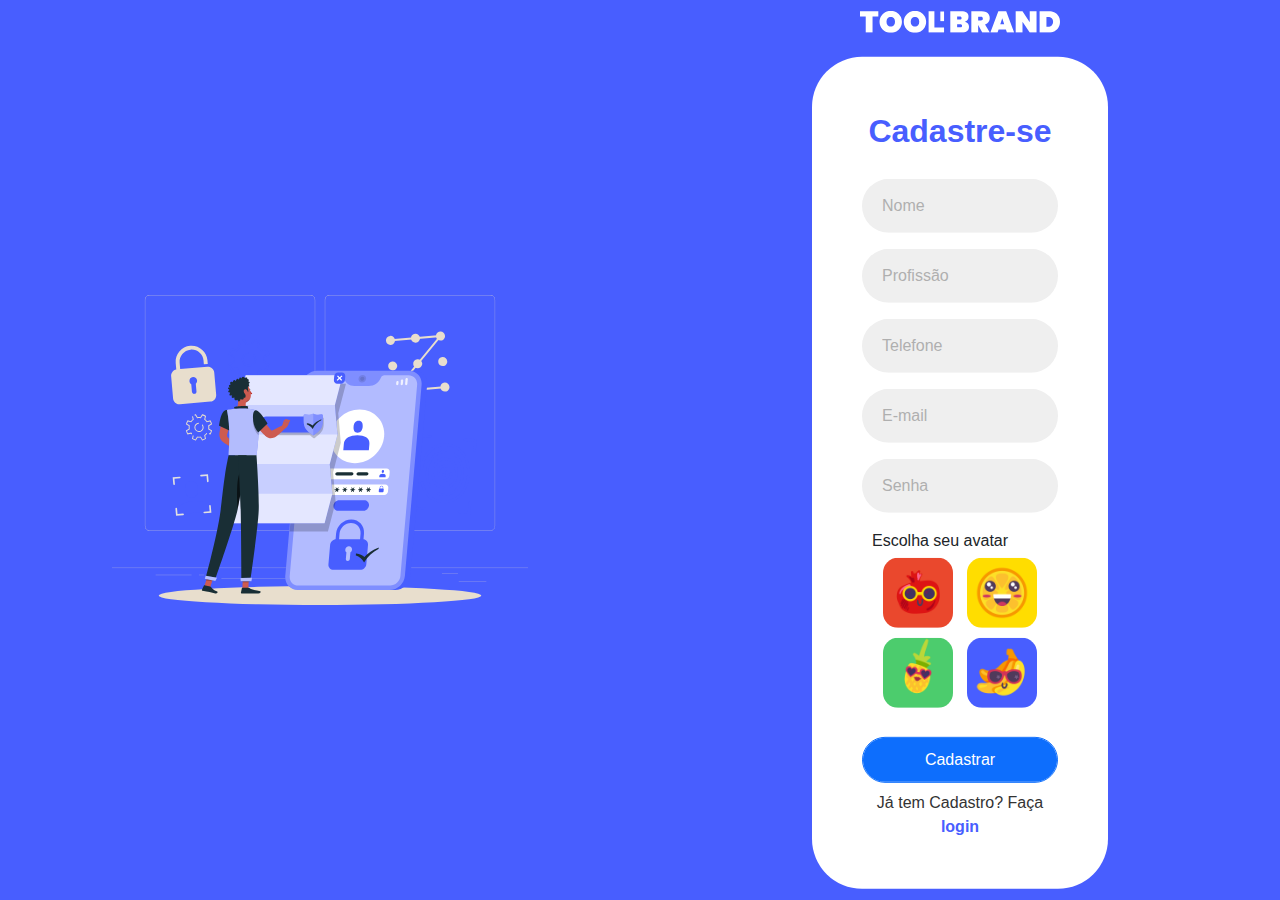
<file: pages/cadastro.html>
<!doctype html>
<html lang="pt-br">

<head>
	<meta charset="utf-8">
	<meta name="viewport" content="width=device-width, initial-scale=1">
	<title>toolbrand - Cadastro</title>
	<link rel="stylesheet" type="text/css" href="../style.css">
	<link href="https://cdn.jsdelivr.net/npm/bootstrap@5.3.3/dist/css/bootstrap.min.css" rel="stylesheet"
		integrity="sha384-QWTKZyjpPEjISv5WaRU9OFeRpok6YctnYmDr5pNlyT2bRjXh0JMhjY6hW+ALEwIH" crossorigin="anonymous">
</head>

<body>
	<div class="container-flex text-center">
		<div class="telabase row align-items-start h-100">

			<div class="col h-100 leftside">
				<div class=" row align-items-center min-vh-100">
					<div class="col">
						<img src="/images/login.svg" alt="">
					</div>
				</div>
			</div>

			

			<div class="telalogin col h-100">
				
				
				<div class="position-relative  row align-items-center text-light min-vh-100">
					
					<div class=" col-md-6 position-absolute top-50 start-50 translate-middle ">
						<img class="logo mb-4" src="../images/toolbrand.svg">

						<form class="telaform">

							<div class="row mb-2">
								<div class="col">
									<!-- Cadastrar -->
									<p><a class="cadastro prelink titulo">Cadastre-se</a></p>
								</div>
							</div>

							<!-- Nome -->
							<div data-mdb-input-init class="mb-3">
								<input placeholder="Nome" type="text" id="form2Example1"
									class="textoform form-control " />
							</div>

							<!-- Profissão  -->
							<div data-mdb-input-init class="mb-3">
								<input placeholder="Profissão" type="text" id="form2Example1"
									class="textoform form-control " />
							</div>

							<!-- Telefone -->
							<div data-mdb-input-init class="mb-3">
								<input placeholder="Telefone" type="tel" id="form2Example1"
									class="textoform form-control " />
							</div>


							<!-- Email -->
							<div data-mdb-input-init class="mb-3">
								<input placeholder="E-mail" type="email" id="form2Example1"
									class="textoform form-control " />
							</div>

							<!-- Senha -->
							<div data-mdb-input-init class="mb-3">
								<input placeholder="Senha" type="password" id="form2Example2"
									class="textoform form-control " />
							</div>

							<p class="sessaoavatar text-dark">Escolha seu avatar</p>
							<div class="avatarbox mb-4">
								<input class="" type="radio" name="flexRadioDefault" id="avatar1">
								<label for="avatar1" class=" avatarssection text-dark"><img
										src="../images/Avatars/avatars_1.png"></label>

								<input class="" type="radio" name="flexRadioDefault" id="avatar2">
								<label for="avatar2" class=" avatarssection text-dark"><img
										src="../images/Avatars/avatars_2.png"></label>

								<input class="" type="radio" name="flexRadioDefault" id="avatar3">
								<label for="avatar3" class=" avatarssection text-dark"><img
										src="../images/Avatars/avatars_3.png"></label>

								<input class="" type="radio" name="flexRadioDefault" id="avatar4">
								<label for="avatar4" class=" avatarssection text-dark"><img
										src="../images/Avatars/avatars_4.png"></label>
							</div>

							<!-- Botão de login -->
							<button type="button" data-mdb-button-init data-mdb-ripple-init
								class="btn botaolog btn-primary btn-block form-control mb-2">
								Cadastrar
							</button>

							<div class="row ">
								<div class="col">
									<!-- Cadastrar -->
									<a class="cadastro prelink">Já tem Cadastro? Faça <a href="login.html"
											class="cadastro">login</a>
									</a>
								</div>
							</div>

						</form>
					</div>
				</div>
			</div>
		</div>
	</div>



	</div>
	<script src="https://cdn.jsdelivr.net/npm/bootstrap@5.3.3/dist/js/bootstrap.bundle.min.js"
		integrity="sha384-YvpcrYf0tY3lHB60NNkmXc5s9fDVZLESaAA55NDzOxhy9GkcIdslK1eN7N6jIeHz"
		crossorigin="anonymous"></script>
</body>

</html>
</file>
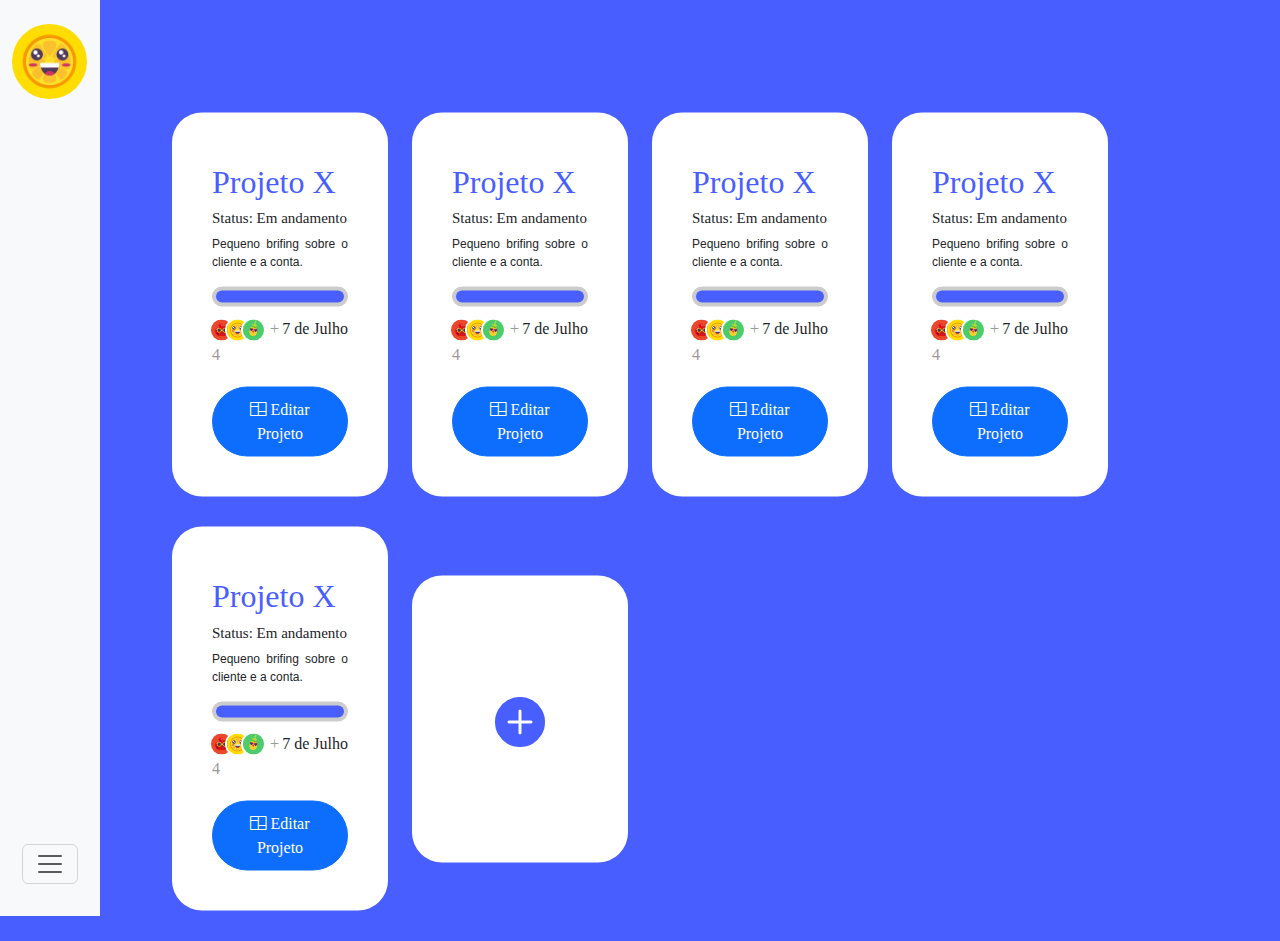
<file: pages/dashboard.html>
<!doctype html>
<html lang="pt-br">

<head>
	<meta charset="utf-8">
	<meta name="viewport" content="width=device-width, initial-scale=1">
	<title>toolbrand - Dashboard</title>
	<link rel="stylesheet" href="https://cdn.jsdelivr.net/npm/bootstrap-icons@1.11.3/font/bootstrap-icons.min.css">
	<link rel="stylesheet" type="text/css" href="../style.css">
	<link href="https://cdn.jsdelivr.net/npm/bootstrap@5.3.3/dist/css/bootstrap.min.css" rel="stylesheet"
		integrity="sha384-QWTKZyjpPEjISv5WaRU9OFeRpok6YctnYmDr5pNlyT2bRjXh0JMhjY6hW+ALEwIH" crossorigin="anonymous">
</head>

<body>

	<div class="cadastrarprojeto modal fade" id="exampleModal" tabindex="-1" aria-labelledby="exampleModalLabel" aria-hidden="true">
		<div class="modal-dialog">
			<div class="modal-content">
				<div class="modal-header">
					<h1 class="modal-title fs-5" id="exampleModalLabel">Cadastrar Projeto</h1>
					<button type="button" class="btn-close" data-bs-dismiss="modal" aria-label="Close"></button>
				</div>
				<div class="modal-body">
					<form>
						<div class="mb-3">
							<input type="email" placeholder="E-mail do Cliente Responsável" class="form-control" id="marcanome">
						</div>
						<div class="mb-3">
							<input type="text" placeholder="Nome da Marca" class="form-control" id="marcanome">
						</div>
						<div class="mb-3">
							<input type="date" placeholder="Previsão de início" class="form-control" id="marcanome">
						</div>
						<div class="mb-3">
							<input type="date" placeholder="Previsão de Entrega" class="form-control" id="marcanome">
						</div>
						<div class="mb-3">
							<input type="textarea" placeholder="Descrição do projeto" class="form-control" id="marcanome">
						</div>
					</form>
				</div>
				<div class="modal-footer">
					<button type="button" class="btn btn-secondary" data-bs-dismiss="modal">Cancelar</button>
					<button type="button" class="btn btn-primary">Cadastrar</button>
				</div>
			</div>
		</div>
	</div>


	<div class="container-fluid h-100 text-center">
		<div class="row min-vh-100 h-100 align-items-center">
			<div class="sidebar col-1">
				<nav class="navbar col mw-2 bg-body-tertiary fixed-top">
					<div class="container-fluid min-vh-100">
						<div class="avatarheader mb-auto mt-3">
							<img src="../images/Avatars/avatars_2.png">
						</div>

						<button class="navbar-toggler mb-4" type="button" data-bs-toggle="offcanvas"
							data-bs-target="#offcanvasNavbar" aria-controls="offcanvasNavbar"
							aria-label="Toggle navigation">
							<span class="navbar-toggler-icon"></span>
						</button>

						<div class="offcanvas offcanvas-start" tabindex="-1" id="offcanvasNavbar"
							aria-labelledby="offcanvasNavbarLabel">
							<button type="button" class="btn-close text-reset ms-auto p-2" data-bs-dismiss="offcanvas"
								aria-label="Close"></button>
							<div class="offcanvas-header">
								<div class="perfilmenu">
									<div class="avatarmenu mb-auto mt-3">
										<img src="../images/Avatars/avatars_2.png">
									</div>
									<h4 class="offcanvas-title d-none d-sm-block" id="offcanvas">Fulano de tal</h4>
									<h5 class="d-none d-sm-block" id="offcanvas">Profissão</h5>
								</div>
							</div>

							<div class="offcanvas-body">
								<ul class="nav nav-pills flex-column mb-sm-auto mb-0 align-items-start" id="menu">
									<li class="nav-item">
										<a href="#" class="nav-link text-truncate">
											<i class="bi bi-person-circle"></i><span
												class="ms-1 d-none d-sm-inline">Editar
												Perfil</span>
										</a>
									</li>
									<li>
										<a href="#submenu1" data-bs-toggle="collapse" class="nav-link text-truncate">
											<i class="bi bi-columns"></i><span
												class="ms-1 d-none d-sm-inline">Projetos</span>
										</a>
									</li>
									<li>
										<a href="#" class="nav-link text-truncate">
											<i class="bi bi-list-task"></i><span
												class="ms-1 d-none d-sm-inline">Tarefas</span></a>
									</li>
									<li>
										<a href="#" class="nav-link text-truncate">
											<i class="bi bi-calendar-heart"></i><span
												class="ms-1 d-none d-sm-inline">Calendário</span></a>
									</li>
									<li>
										<a href="#" class="nav-link text-truncate">
											<i class="bi bi-gear"></i><span
												class="ms-1 d-none d-sm-inline">Configurações</span>
										</a>
									</li>
								</ul>

							</div>
							<div class="offcanvasfooter align-items-center">
								<img class="w-50 p-4" src="../images/toolbrand_blue.svg">
								<p>ToolBrand 2024 © Todos os Direitos Reservados</p>
							</div>
						</div>
					</div>
				</nav>
			</div>


			<div class="dashboard h-100 col-11">
				<div class="boxcontainer  h-75 w-75 position-absolute top-50 start-50 translate-middle ">
					<div class="container h-100 text-center">
						<div class="row h-100 align-items-center " style="display:flex">

							<div class="caixaprojeto col-3">
								<div class="dashbox">
									<div class="projetoescopo">
										<div class=" col position-relative">

											<div class="projetoheader">
												<h2>Projeto X</h2>
												<h5>Status: <span>Em andamento </span></h5>
											</div>
											<div class="projetobody">
												<p>Pequeno brifing sobre o cliente e a conta.
												</p>
											</div>
											<div class="progresso">
												<div class="inside"></div>
											</div>
											<div class="projetorodape container-fluid">
												<div class="row">
													<div class="col-6 align-items-start">
														<div class="equipe projetocolaboradores">
															<a href="#">
																<img src="/images/Avatars/avatars_1.png">
																<img src="/images/Avatars/avatars_2.png">
																<img src="/images/Avatars/avatars_3.png">
																<span> + 4</span>
															</a>
														</div>
													</div>
													<div class="col-6 align-items-end alinhardireita">7 de Julho</div>
												</div>
											</div>
											<button class="clearfix btn-primary btn">
												<i class="bi bi-columns"></i> Editar Projeto
											</button>
										</div>
									</div>

								</div>
							</div>



							<div class="caixaprojeto col-3">
								<div class="dashbox">
									<div class="projetoescopo">
										<div class=" col position-relative">

											<div class="projetoheader">
												<h2>Projeto X</h2>
												<h5>Status: <span>Em andamento </span></h5>
											</div>
											<div class="projetobody">
												<p>Pequeno brifing sobre o cliente e a conta.
												</p>
											</div>
											<div class="progresso">
												<div class="inside"></div>
											</div>
											<div class="projetorodape container-fluid">
												<div class="row">
													<div class="col-6 align-items-start">
														<div class="equipe projetocolaboradores">
															<a href="#">
																<img src="/images/Avatars/avatars_1.png">
																<img src="/images/Avatars/avatars_2.png">
																<img src="/images/Avatars/avatars_3.png">
																<span> + 4</span>
															</a>
														</div>
													</div>
													<div class="col-6 align-items-end alinhardireita">7 de Julho</div>
												</div>
											</div>
											<button class="clearfix btn-primary btn">
												<i class="bi bi-columns"></i> Editar Projeto
											</button>
										</div>
									</div>

								</div>
							</div>



							<div class="caixaprojeto col-3">
								<div class="dashbox">
									<div class="projetoescopo">
										<div class=" col position-relative">

											<div class="projetoheader">
												<h2>Projeto X</h2>
												<h5>Status: <span>Em andamento </span></h5>
											</div>
											<div class="projetobody">
												<p>Pequeno brifing sobre o cliente e a conta.
												</p>
											</div>
											<div class="progresso">
												<div class="inside"></div>
											</div>
											<div class="projetorodape container-fluid">
												<div class="row">
													<div class="col-6 align-items-start">
														<div class="equipe projetocolaboradores">
															<a href="#">
																<img src="/images/Avatars/avatars_1.png">
																<img src="/images/Avatars/avatars_2.png">
																<img src="/images/Avatars/avatars_3.png">
																<span> + 4</span>
															</a>
														</div>
													</div>
													<div class="col-6 align-items-end alinhardireita">7 de Julho</div>
												</div>
											</div>
											<button class="clearfix btn-primary btn">
												<i class="bi bi-columns"></i> Editar Projeto
											</button>
										</div>
									</div>

								</div>
							</div>



							<div class="caixaprojeto col-3">
								<div class="dashbox">
									<div class="projetoescopo">
										<div class=" col position-relative">

											<div class="projetoheader">
												<h2>Projeto X</h2>
												<h5>Status: <span>Em andamento </span></h5>
											</div>
											<div class="projetobody">
												<p>Pequeno brifing sobre o cliente e a conta.
												</p>
											</div>
											<div class="progresso">
												<div class="inside"></div>
											</div>
											<div class="projetorodape container-fluid">
												<div class="row">
													<div class="col-6 align-items-start">
														<div class="equipe projetocolaboradores">
															<a href="#">
																<img src="/images/Avatars/avatars_1.png">
																<img src="/images/Avatars/avatars_2.png">
																<img src="/images/Avatars/avatars_3.png">
																<span> + 4</span>
															</a>
														</div>
													</div>
													<div class="col-6 align-items-end alinhardireita">7 de Julho</div>
												</div>
											</div>
											<button class="clearfix btn-primary btn">
												<i class="bi bi-columns"></i> Editar Projeto
											</button>
										</div>
									</div>

								</div>
							</div>



							<div class="caixaprojeto col-3">
								<div class="dashbox">
									<div class="projetoescopo">
										<div class=" col position-relative">

											<div class="projetoheader">
												<h2>Projeto X</h2>
												<h5>Status: <span>Em andamento </span></h5>
											</div>
											<div class="projetobody">
												<p>Pequeno brifing sobre o cliente e a conta.
												</p>
											</div>
											<div class="progresso">
												<div class="inside"></div>
											</div>
											<div class="projetorodape container-fluid">
												<div class="row">
													<div class="col-6 align-items-start">
														<div class="equipe projetocolaboradores">
															<a href="#">
																<img src="/images/Avatars/avatars_1.png">
																<img src="/images/Avatars/avatars_2.png">
																<img src="/images/Avatars/avatars_3.png">
																<span> + 4</span>
															</a>
														</div>
													</div>
													<div class="col-6 align-items-end alinhardireita">7 de Julho</div>
												</div>
											</div>
											<button class="clearfix btn-primary btn">
												<i class="bi bi-columns"></i> Editar Projeto
											</button>
										</div>
									</div>

								</div>
							</div>

							<div class="caixaprojeto col-3">
								<div class="dashbox">
									<div class="projetoescopo">
										<div class="projetovazio">
											<button type="button" class="btn " data-bs-toggle="modal"
												data-bs-target="#exampleModal" data-bs-whatever="@getbootstrap"><i class="bi bi-plus-circle-fill"></i></button>
										</div>
									</div>
								</div>
							</div>
						</div>
					</div>
				</div>
			</div>
		</div>
	</div>

	<script src="https://cdn.jsdelivr.net/npm/bootstrap@5.3.3/dist/js/bootstrap.bundle.min.js"
		integrity="sha384-YvpcrYf0tY3lHB60NNkmXc5s9fDVZLESaAA55NDzOxhy9GkcIdslK1eN7N6jIeHz"
		crossorigin="anonymous"></script>
</body>

</html>
</file>
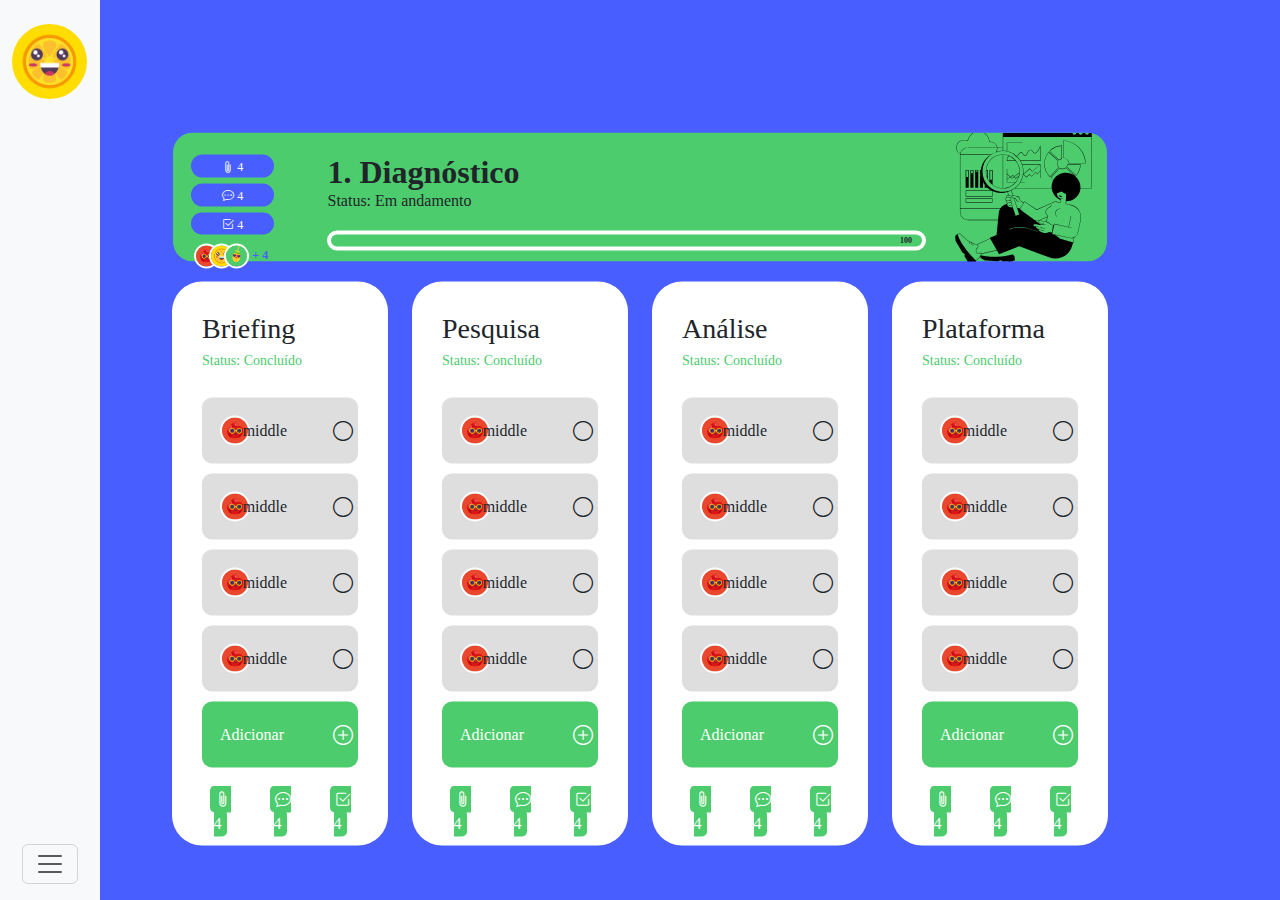
<file: pages/fase.html>
<!doctype html>
<html lang="pt-br">

<head>
	<meta charset="utf-8">
	<meta name="viewport" content="width=device-width, initial-scale=1">
	<title>toolbrand - Projeto tal</title>
	<link rel="stylesheet" href="https://cdn.jsdelivr.net/npm/bootstrap-icons@1.11.3/font/bootstrap-icons.min.css">
	<link rel="stylesheet" type="text/css" href="../style.css">
	<link href="https://cdn.jsdelivr.net/npm/bootstrap@5.3.3/dist/css/bootstrap.min.css" rel="stylesheet"
		integrity="sha384-QWTKZyjpPEjISv5WaRU9OFeRpok6YctnYmDr5pNlyT2bRjXh0JMhjY6hW+ALEwIH" crossorigin="anonymous">
</head>

<body>
	<div class="container-fluid h-100 text-center">
		<div class="row min-vh-100 h-100 align-items-center">
			<div class="sidebar col-1">
				<nav class="navbar col mw-2 bg-body-tertiary fixed-top">
					<div class="container-fluid min-vh-100">
						<div class="avatarheader mb-auto mt-3">
							<img src="../images/Avatars/avatars_2.png">
						</div>

						<button class="navbar-toggler mb-4" type="button" data-bs-toggle="offcanvas"
							data-bs-target="#offcanvasNavbar" aria-controls="offcanvasNavbar"
							aria-label="Toggle navigation">
							<span class="navbar-toggler-icon"></span>
						</button>

						<div class="offcanvas offcanvas-start" tabindex="-1" id="offcanvasNavbar"
							aria-labelledby="offcanvasNavbarLabel">
							<button type="button" class="btn-close text-reset ms-auto p-2" data-bs-dismiss="offcanvas"
								aria-label="Close"></button>
							<div class="offcanvas-header">
								<div class="perfilmenu">
									<div class="avatarmenu mb-auto mt-3">
										<img src="../images/Avatars/avatars_2.png">
									</div>
									<h4 class="offcanvas-title d-none d-sm-block" id="offcanvas">Fulano de tal</h4>
									<h5 class="d-none d-sm-block" id="offcanvas">Profissão</h5>
								</div>
							</div>

							<div class="offcanvas-body">
								<ul class="nav nav-pills flex-column mb-sm-auto mb-0 align-items-start" id="menu">
									<li class="nav-item">
										<a href="#" class="nav-link text-truncate">
											<i class="bi bi-person-circle"></i><span
												class="ms-1 d-none d-sm-inline">Editar
												Perfil</span>
										</a>
									</li>
									<li>
										<a href="#submenu1" data-bs-toggle="collapse" class="nav-link text-truncate">
											<i class="bi bi-columns"></i><span
												class="ms-1 d-none d-sm-inline">Projetos</span>
										</a>
									</li>
									<li>
										<a href="#" class="nav-link text-truncate">
											<i class="bi bi-list-task"></i><span
												class="ms-1 d-none d-sm-inline">Tarefas</span></a>
									</li>
									<li>
										<a href="#" class="nav-link text-truncate">
											<i class="bi bi-calendar-heart"></i><span
												class="ms-1 d-none d-sm-inline">Calendário</span></a>
									</li>
									<li>
										<a href="#" class="nav-link text-truncate">
											<i class="bi bi-gear"></i><span
												class="ms-1 d-none d-sm-inline">Configurações</span>
										</a>
									</li>
								</ul>

							</div>
							<div class="offcanvasfooter align-items-center">
								<img class="w-50 p-4" src="../images/toolbrand_blue.svg">
								<p>ToolBrand 2024 © Todos os Direitos Reservados</p>
							</div>
						</div>
					</div>
				</nav>
			</div>


			<div class="dashboard h-100 col-11">
				<div class="boxcontainer  h-75 w-75 position-absolute top-50 start-50 translate-middle ">
					<div class="container h-100 text-center">
						<div class="row h-100 align-items-center">

							<div class="fase faseheader h-25">
								<div class="row h-100 concluido " id="diagnostico">
									<div class="col-1 projetoinfo">
										<div class="anexos row h-25">
											<a href="#"><i class="bi bi-paperclip"></i><span> 4</span></a>
										</div>
										<div class="comentario row h-25">
											<a href="#"><i class="bi bi-chat-dots"></i><span> 4</span></a>
										</div>
										<div class="fases row h-25">
											<a href="#"><i class="bi bi-check2-square"></i> <span>4</span></a>
										</div>
										<div class="equipe projetocolaboradores row h-25">
											<a href="#">
												<img src="/images/Avatars/avatars_1.png">
												<img src="/images/Avatars/avatars_2.png">
												<img src="/images/Avatars/avatars_3.png">
												<span> + 4</span>
											</a>
										</div>
									</div>
									<div class="col-9 cabecarioprojeto">
										<h2>1. Diagnóstico</h2>
										<h5>Status: <span>Em andamento </span></h5>
										<div class="progresso">
											<div class="inside">100</div>
										</div>
									</div>
									<div class="col-2">

									</div>
								</div>
							</div>
							<div class="etapas h-75">
								<div class="row h-100 concluido " id="diagnostico">
									<div class="col-3 etapadoprojeto">
										<div class="dashbox">
											<div class="etapaheader">
												<h3>Briefing</h1>
													<h5>Status: <span>Concluído</span></h5>
											</div>


											<div class="tarefario">
												<div class="cartao">
													<div class="row ">
														<div class="d-flex align-items-center bd-highlight ">
															<div class="p-2 bd-highlight col-2 cardsessao cardcolab">
																<img src="/images/Avatars/avatars_1.png">
															</div>
															<div class="p-2 bd-highlight col-8 cardsessao cardtitulo">
																<span class="align-middle">middle</span>
															</div>
															<div class="p-2 bd-highlight col-2 cardsessao cardtarefa">
																<i class="bi bi-circle"></i>
															</div>
														</div>
													</div>
												</div>
												<div class="cartao">
													<div class="row ">
														<div class="d-flex align-items-center bd-highlight ">
															<div class="p-2 bd-highlight col-2 cardsessao cardcolab">
																<img src="/images/Avatars/avatars_1.png">
															</div>
															<div class="p-2 bd-highlight col-8 cardsessao cardtitulo">
																<span class="align-middle">middle</span>
															</div>
															<div class="p-2 bd-highlight col-2 cardsessao cardtarefa">
																<i class="bi bi-circle"></i>
															</div>
														</div>
													</div>
												</div>
												<div class="cartao">
													<div class="row ">
														<div class="d-flex align-items-center bd-highlight ">
															<div class="p-2 bd-highlight col-2 cardsessao cardcolab">
																<img src="/images/Avatars/avatars_1.png">
															</div>
															<div class="p-2 bd-highlight col-8 cardsessao cardtitulo">
																<span class="align-middle">middle</span>
															</div>
															<div class="p-2 bd-highlight col-2 cardsessao cardtarefa">
																<i class="bi bi-circle"></i>
															</div>
														</div>
													</div>
												</div>
												<div class="cartao">
													<div class="row ">
														<div class="d-flex align-items-center bd-highlight ">
															<div class="p-2 bd-highlight col-2 cardsessao cardcolab">
																<img src="/images/Avatars/avatars_1.png">
															</div>
															<div class="p-2 bd-highlight col-8 cardsessao cardtitulo">
																<span class="align-middle">middle</span>
															</div>
															<div class="p-2 bd-highlight col-2 cardsessao cardtarefa">
																<i class="bi bi-circle"></i>
															</div>
														</div>
													</div>
												</div>
												<div class="cartao cardadd">
													<div class="row ">
														<div class="d-flex align-items-center bd-highlight ">

															<div
																class="p-2 bd-highlight col-10  cardsessao cardtitulo">
																<span class="align-middle">Adicionar</span>
															</div>
															<div class="p-2 bd-highlight col-2 cardsessao cardtarefa">
																<i class="bi bi-plus-circle"></i>
															</div>
														</div>
													</div>
												</div>
											</div>
											<div class="anexos row">
												<div class="col-4">
													<a href="#"><i class="bi bi-paperclip"></i><span> 4</span></a>
												</div>
												<div class="col-4">
													<a href="#"><i class="bi bi-chat-dots"></i><span> 4</span></a>
												</div>
												<div class="col-4">
													<a href="#"><i class="bi bi-check2-square"></i>
														<span>4</span></a>
												</div>

											</div>
										</div>
									</div>
									
									<div class="col-3 etapadoprojeto">
										<div class="dashbox">
											<div class="etapaheader">
												<h3>Pesquisa</h1>
													<h5>Status: <span>Concluído</span></h5>
											</div>


											<div class="tarefario">
												<div class="cartao">
													<div class="row ">
														<div class="d-flex align-items-center bd-highlight ">
															<div class="p-2 bd-highlight col-2 cardsessao cardcolab">
																<img src="/images/Avatars/avatars_1.png">
															</div>
															<div class="p-2 bd-highlight col-8 cardsessao cardtitulo">
																<span class="align-middle">middle</span>
															</div>
															<div class="p-2 bd-highlight col-2 cardsessao cardtarefa">
																<i class="bi bi-circle"></i>
															</div>
														</div>
													</div>
												</div>
												<div class="cartao">
													<div class="row ">
														<div class="d-flex align-items-center bd-highlight ">
															<div class="p-2 bd-highlight col-2 cardsessao cardcolab">
																<img src="/images/Avatars/avatars_1.png">
															</div>
															<div class="p-2 bd-highlight col-8 cardsessao cardtitulo">
																<span class="align-middle">middle</span>
															</div>
															<div class="p-2 bd-highlight col-2 cardsessao cardtarefa">
																<i class="bi bi-circle"></i>
															</div>
														</div>
													</div>
												</div>
												<div class="cartao">
													<div class="row ">
														<div class="d-flex align-items-center bd-highlight ">
															<div class="p-2 bd-highlight col-2 cardsessao cardcolab">
																<img src="/images/Avatars/avatars_1.png">
															</div>
															<div class="p-2 bd-highlight col-8 cardsessao cardtitulo">
																<span class="align-middle">middle</span>
															</div>
															<div class="p-2 bd-highlight col-2 cardsessao cardtarefa">
																<i class="bi bi-circle"></i>
															</div>
														</div>
													</div>
												</div>
												<div class="cartao">
													<div class="row ">
														<div class="d-flex align-items-center bd-highlight ">
															<div class="p-2 bd-highlight col-2 cardsessao cardcolab">
																<img src="/images/Avatars/avatars_1.png">
															</div>
															<div class="p-2 bd-highlight col-8 cardsessao cardtitulo">
																<span class="align-middle">middle</span>
															</div>
															<div class="p-2 bd-highlight col-2 cardsessao cardtarefa">
																<i class="bi bi-circle"></i>
															</div>
														</div>
													</div>
												</div>
												<div class="cartao cardadd">
													<div class="row ">
														<div class="d-flex align-items-center bd-highlight ">

															<div
																class="p-2 bd-highlight col-10  cardsessao cardtitulo">
																<span class="align-middle">Adicionar</span>
															</div>
															<div class="p-2 bd-highlight col-2 cardsessao cardtarefa">
																<i class="bi bi-plus-circle"></i>
															</div>
														</div>
													</div>
												</div>
											</div>
											<div class="anexos row">
												<div class="col-4">
													<a href="#"><i class="bi bi-paperclip"></i><span> 4</span></a>
												</div>
												<div class="col-4">
													<a href="#"><i class="bi bi-chat-dots"></i><span> 4</span></a>
												</div>
												<div class="col-4">
													<a href="#"><i class="bi bi-check2-square"></i>
														<span>4</span></a>
												</div>

											</div>
										</div>
									</div>

									<div class="col-3 etapadoprojeto">
										<div class="dashbox">
											<div class="etapaheader">
												<h3>Análise</h1>
													<h5>Status: <span>Concluído</span></h5>
											</div>


											<div class="tarefario">
												<div class="cartao">
													<div class="row ">
														<div class="d-flex align-items-center bd-highlight ">
															<div class="p-2 bd-highlight col-2 cardsessao cardcolab">
																<img src="/images/Avatars/avatars_1.png">
															</div>
															<div class="p-2 bd-highlight col-8 cardsessao cardtitulo">
																<span class="align-middle">middle</span>
															</div>
															<div class="p-2 bd-highlight col-2 cardsessao cardtarefa">
																<i class="bi bi-circle"></i>
															</div>
														</div>
													</div>
												</div>
												<div class="cartao">
													<div class="row ">
														<div class="d-flex align-items-center bd-highlight ">
															<div class="p-2 bd-highlight col-2 cardsessao cardcolab">
																<img src="/images/Avatars/avatars_1.png">
															</div>
															<div class="p-2 bd-highlight col-8 cardsessao cardtitulo">
																<span class="align-middle">middle</span>
															</div>
															<div class="p-2 bd-highlight col-2 cardsessao cardtarefa">
																<i class="bi bi-circle"></i>
															</div>
														</div>
													</div>
												</div>
												<div class="cartao">
													<div class="row ">
														<div class="d-flex align-items-center bd-highlight ">
															<div class="p-2 bd-highlight col-2 cardsessao cardcolab">
																<img src="/images/Avatars/avatars_1.png">
															</div>
															<div class="p-2 bd-highlight col-8 cardsessao cardtitulo">
																<span class="align-middle">middle</span>
															</div>
															<div class="p-2 bd-highlight col-2 cardsessao cardtarefa">
																<i class="bi bi-circle"></i>
															</div>
														</div>
													</div>
												</div>
												<div class="cartao">
													<div class="row ">
														<div class="d-flex align-items-center bd-highlight ">
															<div class="p-2 bd-highlight col-2 cardsessao cardcolab">
																<img src="/images/Avatars/avatars_1.png">
															</div>
															<div class="p-2 bd-highlight col-8 cardsessao cardtitulo">
																<span class="align-middle">middle</span>
															</div>
															<div class="p-2 bd-highlight col-2 cardsessao cardtarefa">
																<i class="bi bi-circle"></i>
															</div>
														</div>
													</div>
												</div>
												<div class="cartao cardadd">
													<div class="row ">
														<div class="d-flex align-items-center bd-highlight ">

															<div
																class="p-2 bd-highlight col-10  cardsessao cardtitulo">
																<span class="align-middle">Adicionar</span>
															</div>
															<div class="p-2 bd-highlight col-2 cardsessao cardtarefa">
																<i class="bi bi-plus-circle"></i>
															</div>
														</div>
													</div>
												</div>
											</div>
											<div class="anexos row">
												<div class="col-4">
													<a href="#"><i class="bi bi-paperclip"></i><span> 4</span></a>
												</div>
												<div class="col-4">
													<a href="#"><i class="bi bi-chat-dots"></i><span> 4</span></a>
												</div>
												<div class="col-4">
													<a href="#"><i class="bi bi-check2-square"></i>
														<span>4</span></a>
												</div>

											</div>
										</div>
									</div>

									<div class="col-3 etapadoprojeto">
										<div class="dashbox">
											<div class="etapaheader">
												<h3>Plataforma</h1>
													<h5>Status: <span>Concluído</span></h5>
											</div>


											<div class="tarefario">
												<div class="cartao">
													<div class="row ">
														<div class="d-flex align-items-center bd-highlight ">
															<div class="p-2 bd-highlight col-2 cardsessao cardcolab">
																<img src="/images/Avatars/avatars_1.png">
															</div>
															<div class="p-2 bd-highlight col-8 cardsessao cardtitulo">
																<span class="align-middle">middle</span>
															</div>
															<div class="p-2 bd-highlight col-2 cardsessao cardtarefa">
																<i class="bi bi-circle"></i>
															</div>
														</div>
													</div>
												</div>
												<div class="cartao">
													<div class="row ">
														<div class="d-flex align-items-center bd-highlight ">
															<div class="p-2 bd-highlight col-2 cardsessao cardcolab">
																<img src="/images/Avatars/avatars_1.png">
															</div>
															<div class="p-2 bd-highlight col-8 cardsessao cardtitulo">
																<span class="align-middle">middle</span>
															</div>
															<div class="p-2 bd-highlight col-2 cardsessao cardtarefa">
																<i class="bi bi-circle"></i>
															</div>
														</div>
													</div>
												</div>
												<div class="cartao">
													<div class="row ">
														<div class="d-flex align-items-center bd-highlight ">
															<div class="p-2 bd-highlight col-2 cardsessao cardcolab">
																<img src="/images/Avatars/avatars_1.png">
															</div>
															<div class="p-2 bd-highlight col-8 cardsessao cardtitulo">
																<span class="align-middle">middle</span>
															</div>
															<div class="p-2 bd-highlight col-2 cardsessao cardtarefa">
																<i class="bi bi-circle"></i>
															</div>
														</div>
													</div>
												</div>
												<div class="cartao">
													<div class="row ">
														<div class="d-flex align-items-center bd-highlight ">
															<div class="p-2 bd-highlight col-2 cardsessao cardcolab">
																<img src="/images/Avatars/avatars_1.png">
															</div>
															<div class="p-2 bd-highlight col-8 cardsessao cardtitulo">
																<span class="align-middle">middle</span>
															</div>
															<div class="p-2 bd-highlight col-2 cardsessao cardtarefa">
																<i class="bi bi-circle"></i>
															</div>
														</div>
													</div>
												</div>
												<div class="cartao cardadd">
													<div class="row ">
														<div class="d-flex align-items-center bd-highlight ">

															<div
																class="p-2 bd-highlight col-10  cardsessao cardtitulo">
																<span class="align-middle">Adicionar</span>
															</div>
															<div class="p-2 bd-highlight col-2 cardsessao cardtarefa">
																<i class="bi bi-plus-circle"></i>
															</div>
														</div>
													</div>
												</div>
											</div>
											<div class="anexos row">
												<div class="col-4">
													<a href="#"><i class="bi bi-paperclip"></i><span> 4</span></a>
												</div>
												<div class="col-4">
													<a href="#"><i class="bi bi-chat-dots"></i><span> 4</span></a>
												</div>
												<div class="col-4">
													<a href="#"><i class="bi bi-check2-square"></i>
														<span>4</span></a>
												</div>

											</div>
										</div>
									</div>


								</div>

							</div>
						</div>
					</div>
				</div>
			</div>
		</div>
	</div>
	</div>

	<script src="https://cdn.jsdelivr.net/npm/bootstrap@5.3.3/dist/js/bootstrap.bundle.min.js"
		integrity="sha384-YvpcrYf0tY3lHB60NNkmXc5s9fDVZLESaAA55NDzOxhy9GkcIdslK1eN7N6jIeHz"
		crossorigin="anonymous"></script>
</body>

</html>
</file>
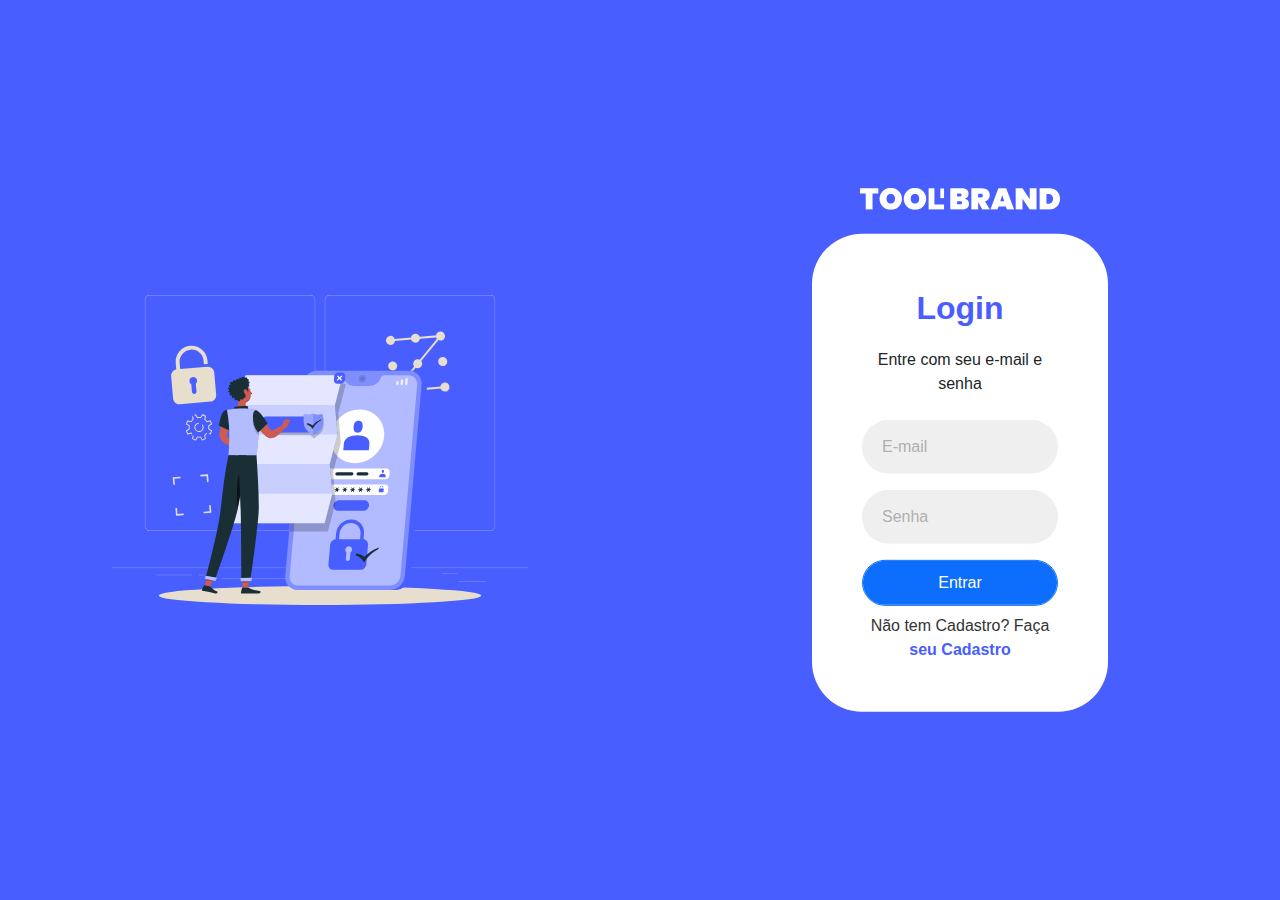
<file: pages/login.html>
<!doctype html>
<html lang="pt-br">

<head>
	<meta charset="utf-8">
	<meta name="viewport" content="width=device-width, initial-scale=1">
	<title>toolbrand - Login</title>
	<link rel="stylesheet" type="text/css" href="../style.css">
	<link href="https://cdn.jsdelivr.net/npm/bootstrap@5.3.3/dist/css/bootstrap.min.css" rel="stylesheet"
		integrity="sha384-QWTKZyjpPEjISv5WaRU9OFeRpok6YctnYmDr5pNlyT2bRjXh0JMhjY6hW+ALEwIH" crossorigin="anonymous">
</head>

<body>
	<div class="container-flex text-center">
		<div class="telabase row align-items-start h-100">

			<div class="col h-100 leftside">
				<div class=" row align-items-center min-vh-100">
					<div class="col">
						<img src="/images/login.svg" alt="">
					</div>
				</div>
			</div>

			

			<div class="telalogin col h-100">
				
				
				<div class="position-relative  row align-items-center text-light min-vh-100">
					
					<div class=" col-md-6 position-absolute top-50 start-50 translate-middle ">
						<img class="logo mb-4" src="../images/toolbrand.svg">

						<form class="telaform">

							<div class="row mb-2">
								<div class="col">
									<!-- Cadastrar -->
									<p><a class="cadastro prelink titulo">Login</a></p>
									<p class="text-dark">Entre com seu e-mail e senha</p>
								</div>
							</div>

							<!-- Email -->
							<div data-mdb-input-init class="mb-3">
								<input placeholder="E-mail" type="email" id="form2Example1"
									class="textoform form-control " />
							</div>

							<!-- Senha -->
							<div data-mdb-input-init class="mb-3">
								<input placeholder="Senha" type="password" id="form2Example2"
									class="textoform form-control " />
							</div>

							

							<!-- Botão de login -->
							<button type="button" data-mdb-button-init data-mdb-ripple-init
								class="btn botaolog btn-primary btn-block form-control mb-2">
								Entrar
							</button>

							<div class="row ">
								<div class="col">
									<!-- Cadastrar -->
									<a class="cadastro prelink">Não tem Cadastro? Faça <a href="cadastro.html"
											class="cadastro">seu Cadastro</a>
									</a>
								</div>
							</div>

						</form>
					</div>
				</div>
			</div>
		</div>
	</div>



	</div>
	<script src="https://cdn.jsdelivr.net/npm/bootstrap@5.3.3/dist/js/bootstrap.bundle.min.js"
		integrity="sha384-YvpcrYf0tY3lHB60NNkmXc5s9fDVZLESaAA55NDzOxhy9GkcIdslK1eN7N6jIeHz"
		crossorigin="anonymous"></script>
</body>

</html>
</file>
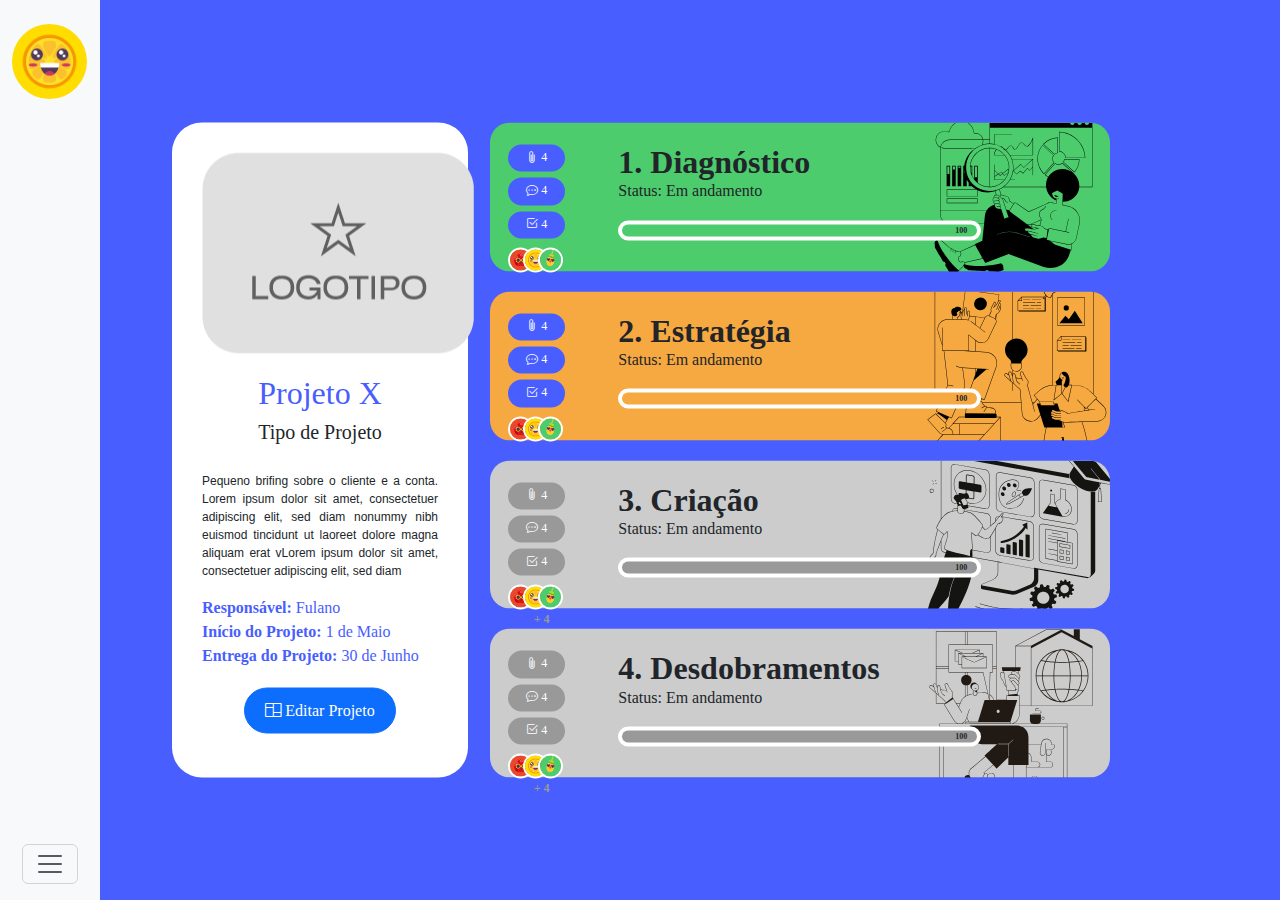
<file: pages/projeto.html>
<!doctype html>
<html lang="pt-br">

<head>
	<meta charset="utf-8">
	<meta name="viewport" content="width=device-width, initial-scale=1">
	<title>toolbrand - Projeto tal</title>
	<link rel="stylesheet" href="https://cdn.jsdelivr.net/npm/bootstrap-icons@1.11.3/font/bootstrap-icons.min.css">
	<link rel="stylesheet" type="text/css" href="../style.css">
	<link href="https://cdn.jsdelivr.net/npm/bootstrap@5.3.3/dist/css/bootstrap.min.css" rel="stylesheet"
		integrity="sha384-QWTKZyjpPEjISv5WaRU9OFeRpok6YctnYmDr5pNlyT2bRjXh0JMhjY6hW+ALEwIH" crossorigin="anonymous">
</head>

<body>
	<div class="container-fluid h-100 text-center">
		<div class="row min-vh-100 h-100 align-items-center">
			<div class="sidebar col-1">
				<nav class="navbar col mw-2 bg-body-tertiary fixed-top">
					<div class="container-fluid min-vh-100">
						<div class="avatarheader mb-auto mt-3">
							<img src="../images/Avatars/avatars_2.png">
						</div>

						<button class="navbar-toggler mb-4" type="button" data-bs-toggle="offcanvas"
							data-bs-target="#offcanvasNavbar" aria-controls="offcanvasNavbar"
							aria-label="Toggle navigation">
							<span class="navbar-toggler-icon"></span>
						</button>

						<div class="offcanvas offcanvas-start" tabindex="-1" id="offcanvasNavbar"
							aria-labelledby="offcanvasNavbarLabel">
							<button type="button" class="btn-close text-reset ms-auto p-2" data-bs-dismiss="offcanvas"
								aria-label="Close"></button>
							<div class="offcanvas-header">
								<div class="perfilmenu">
									<div class="avatarmenu mb-auto mt-3">
										<img src="../images/Avatars/avatars_2.png">
									</div>
									<h4 class="offcanvas-title d-none d-sm-block" id="offcanvas">Fulano de tal</h4>
									<h5 class="d-none d-sm-block" id="offcanvas">Profissão</h5>
								</div>
							</div>

							<div class="offcanvas-body">
								<ul class="nav nav-pills flex-column mb-sm-auto mb-0 align-items-start" id="menu">
									<li class="nav-item">
										<a href="#" class="nav-link text-truncate">
											<i class="bi bi-person-circle"></i><span
												class="ms-1 d-none d-sm-inline">Editar
												Perfil</span>
										</a>
									</li>
									<li>
										<a href="#submenu1" data-bs-toggle="collapse" class="nav-link text-truncate">
											<i class="bi bi-columns"></i><span
												class="ms-1 d-none d-sm-inline">Projetos</span>
										</a>
									</li>
									<li>
										<a href="#" class="nav-link text-truncate">
											<i class="bi bi-list-task"></i><span
												class="ms-1 d-none d-sm-inline">Tarefas</span></a>
									</li>
									<li>
										<a href="#" class="nav-link text-truncate">
											<i class="bi bi-calendar-heart"></i><span
												class="ms-1 d-none d-sm-inline">Calendário</span></a>
									</li>
									<li>
										<a href="#" class="nav-link text-truncate">
											<i class="bi bi-gear"></i><span
												class="ms-1 d-none d-sm-inline">Configurações</span>
										</a>
									</li>
								</ul>

							</div>
							<div class="offcanvasfooter align-items-center">
								<img class="w-50 p-4" src="../images/toolbrand_blue.svg">
								<p>ToolBrand 2024 © Todos os Direitos Reservados</p>
							</div>
						</div>
					</div>
				</nav>
			</div>


			<div class="dashboard h-100 col-11">
				<div class="boxcontainer  h-75 w-75 position-absolute top-50 start-50 translate-middle ">
					<div class="container h-100 text-center">
						<div class="row h-100 align-items-center">
							<div class="projetoescopo h-100 col-4" >
								<div class="dashbox">
									<div class=" col position-relative">

										<div class="projetoheader">
											<img src="/images/logobase.png" alt="">
											<h2>Projeto X</h2>
											<h4>Tipo de Projeto</h4>
										</div>
										<div class="projetobody">
											<p>Pequeno brifing sobre o cliente e a conta. Lorem ipsum dolor sit amet,
												consectetuer
												adipiscing elit, sed diam nonummy nibh euismod tincidunt ut laoreet
												dolore magna
												aliquam erat vLorem ipsum dolor sit amet, consectetuer adipiscing elit,
												sed diam
											</p>
										</div>
										<div class="rodape">
											<span class="textorodape">Responsável: </span><span
												id="responsaprojeto">Fulano</span><br />
											<span class="textorodape">Início do Projeto: </span><span>1 de
												Maio</span><br />
											<span class="textorodape">Entrega do Projeto: </span><span>30 de
												Junho</span>
										</div>
										<button class="clearfix btn-primary btn">
											<i class="bi bi-columns"></i> Editar Projeto
										</button>
									</div>
								</div>
							</div>
							<div class="projetofase h-100 col-8" >
								<div class="box h-100">


									<div class="fase h-25">
										<div class="row h-100 concluido " id="diagnostico">
											<div class="col-1 projetoinfo">
												<div class="anexos row h-25">
													<a href="#"><i class="bi bi-paperclip"></i><span> 4</span></a>
												</div>
												<div class="comentario row h-25">
													<a href="#"><i class="bi bi-chat-dots"></i><span> 4</span></a>
												</div>
												<div class="fases row h-25">
													<a href="#"><i class="bi bi-check2-square"></i> <span>4</span></a>
												</div>
												<div class="equipe projetocolaboradores row h-25">
													<a href="#">
														<img src="/images/Avatars/avatars_1.png">
														<img src="/images/Avatars/avatars_2.png">
														<img src="/images/Avatars/avatars_3.png">
														 <span>  + 	4</span>
													</a>
												</div>
											</div>
											<div class="col-9 cabecarioprojeto">
												<h2>1. Diagnóstico</h2>
												<h5>Status: <span>Em andamento </span></h5>
												<div class="progresso"><div class="inside">100</div></div>
											</div>
											<div class="col-2">
												
											</div>
										</div>
									</div>


									<div class="fase h-25">
										<div class="row h-100 andamento" id="estrategia">
											<div class="col-1 projetoinfo">
												<div class="anexos row h-25">
													<a href="#"><i class="bi bi-paperclip"></i><span> 4</span></a>
												</div>
												<div class="comentario row h-25">
													<a href="#"><i class="bi bi-chat-dots"></i><span> 4</span></a>
												</div>
												<div class="fases row h-25">
													<a href="#"><i class="bi bi-check2-square"></i> <span>4</span></a>
												</div>
												<div class="equipe projetocolaboradores row h-25">
													<a href="#">
														<img src="/images/Avatars/avatars_1.png">
														<img src="/images/Avatars/avatars_2.png">
														<img src="/images/Avatars/avatars_3.png">
														 <span>  + 	4</span>
													</a>
												</div>
											</div>
											<div class="col-9 cabecarioprojeto">
												<h2>2. Estratégia</h2>
												<h5>Status: <span>Em andamento </span></h5>
												<div class="progresso"><div class="inside">100</div></div>
											</div>
											<div class="col-2">
												
											</div>
										</div>
									</div>

									<div class="fase h-25">
										<div class="row h-100 " id="criacao">
											<div class="col-1 projetoinfo">
												<div class="anexos row h-25">
													<a href="#"><i class="bi bi-paperclip"></i><span> 4</span></a>
												</div>
												<div class="comentario row h-25">
													<a href="#"><i class="bi bi-chat-dots"></i><span> 4</span></a>
												</div>
												<div class="fases row h-25">
													<a href="#"><i class="bi bi-check2-square"></i> <span>4</span></a>
												</div>
												<div class="equipe projetocolaboradores row h-25">
													<a href="#">
														<img src="/images/Avatars/avatars_1.png">
														<img src="/images/Avatars/avatars_2.png">
														<img src="/images/Avatars/avatars_3.png">
														 <span>  + 	4</span>
													</a>
												</div>
											</div>
											<div class="col-9 cabecarioprojeto">
												<h2>3. Criação</h2>
												<h5>Status: <span>Em andamento </span></h5>
												<div class="progresso"><div class="inside">100</div></div>
											</div>
											<div class="col-2">
												
											</div>
										</div>
									</div>

									<div class="fase h-25">
										<div class="row h-100 " id="desdobramentos">
											<div class="col-1 projetoinfo">
												<div class="anexos row h-25">
													<a href="#"><i class="bi bi-paperclip"></i><span> 4</span></a>
												</div>
												<div class="comentario row h-25">
													<a href="#"><i class="bi bi-chat-dots"></i><span> 4</span></a>
												</div>
												<div class="fases row h-25">
													<a href="#"><i class="bi bi-check2-square"></i> <span>4</span></a>
												</div>
												<div class="equipe projetocolaboradores row h-25">
													<a href="#">
														<img src="/images/Avatars/avatars_1.png">
														<img src="/images/Avatars/avatars_2.png">
														<img src="/images/Avatars/avatars_3.png">
														 <span>  + 	4</span>
													</a>
												</div>
											</div>
											<div class="col-9 cabecarioprojeto">
												<h2>4. Desdobramentos</h2>
												<h5>Status: <span>Em andamento </span></h5>
												<div class="progresso"><div class="inside">100</div></div>
											</div>
											<div class="col-2">
												
											</div>
										</div>
									</div>


								</div>
							</div>
						</div>
					</div>
				</div>
			</div>
		</div>
	</div>

	<script src="https://cdn.jsdelivr.net/npm/bootstrap@5.3.3/dist/js/bootstrap.bundle.min.js"
		integrity="sha384-YvpcrYf0tY3lHB60NNkmXc5s9fDVZLESaAA55NDzOxhy9GkcIdslK1eN7N6jIeHz"
		crossorigin="anonymous"></script>
</body>

</html>
</file>
<file: style.css>
:root {
	--primary-color: #485eff;
	--verde: #4ccc6d;
	--azul: #485eff;
	--amarelo: #f6a841;
	--cinza: #999999;
  }

a {
	text-decoration: none !important;
}

html, body {
	height: 100%;
	background-color: var(--primary-color) !important;
	font-family: "poppins" !important ;
	
}

@import url('https://fonts.googleapis.com/css2?family=Poppins:ital,wght@0,100;0,200;0,300;0,400;0,500;0,600;0,700;0,800;0,900;1,100;1,200;1,300;1,400;1,500;1,600;1,700;1,800;1,900&display=swap');

* {
	padding: 0;
	margin: 0;
}

.greytext {
	color: #aeaeae;
	text-decoration: none;
}

.leftside img {
	padding: 100px;
}

.telabase {
	margin: 0px !important;
}

.telalogin {
	background-color: #485eff;
	font-family: "Poppins", sans-serif;
	font-weight: 500;
	font-style: normal;
}

.telaform {
	background-color: #ffffff;
	border-radius: 50px;
	padding: 50px !important;
}

.telalogin input::placeholder {
	opacity: 1;
	color: #afafaf !important;
  }

  .telalogin input.textoform {
	border: none;
	border-radius: 10em;
	padding: 15px 20px ;
	background-color: #efefef;
  }

.cadastro {
	font-weight: 700;
	color: #485eff;
}


.cadastro.prelink {
	color: #333;
	text-decoration: none;
	font-weight: 500;
}

.botaolog {
	border-radius: 10em !important;
    padding: 10px 30px !important;
	margin: 0px !important;
}

.titulo {
	color: #485eff !important;
	font-family: "Poppins", sans-serif;
	font-weight: 700 !important;
	font-style: normal;
	font-size: 2em;
}

.avatarssection {
	display: inline-block;
}

.avatarssection img {
	width: 70px;
	border-radius: 15px;
}

input[type="radio"] {
	display: none;
}

label {
	position: relative;
	color: var(--primary-color);
	padding: 5px;
}

input[type="radio"]:checked + label img{
	border: #0b91ff 3px solid;
    background-color: var(--primary-color);
	width: 80px;
}

.sessaoavatar {
	margin: 0;
	text-align: left;
	left: 10px;
	position: relative;
}

.logo {
	width: 200px;
}

.navbar-toggler {
	margin: auto auto 0px auto;
}

.navbar {
	width: 100px;
}

.avatarheader img {
	width: auto;
	width: 75px;
    border-radius: 50em;
}

.avatarmenu img {
	width: auto;
	width: 150px;
    border-radius: 50em;
}

.perfilmenu {
	text-align: center;
    width: 100%;
}

.perfilmenu h5 {
	color: #aaaaaa;
    font-weight: 400;
    font-size: 16px;
}

.perfilmenu h4 {
	color: var(--primary-color);
    font-weight: 600;
    font-size: 30px;
}

.offcanvas-body {
	padding-left: 50px;
}

.painel.row {
	margin: 0 0 0 0;
}

.offcanvasfooter {
	text-align: center;
}



.projetocolaboradores img {
	display: inline;
	width: 25px;
	margin-left: -13px ;
	border: 2px solid #fff;
	border-radius: 10em;
}

.progresso {
	background-color: #fff;
	width: 100%;
	border: 4px solid #fff;
	border-radius: 10em;
}

.progresso .inside.andamento {
	background-color: #73915a;
}

.progresso .inside.concluído {
	background-color: #73915a;
}

.progresso .inside {
	background-color: var(--cinza);
	width: 100%;
	height: 12px;
	border-radius: 10em;
	text-align: right;
	font-size: .50em;
    font-weight: 800;
    padding-right: 10px;
}


.projetoescopo {
	padding: 10px;
}



.projetoescopo .dashbox {
	height: 100%;
}


.dashbox {
	background-color: #fff;
	padding: 30px 30px 0px;
	height: 100%;
	text-align: center;
	border-radius: 30px;
}

.projetoescopo p {
	text-align: justify;
	font-family: "Poppins", sans-serif;
	font-weight: 500;
	font-style: normal;
	font-size: 12px;
}

.projetoescopo h2 {
	color: var(--primary-color);
	padding: 20px 0px 0px;
	font-size: 32px;
}

.projetoescopo h4 {
	padding: 0px 0px 20px;
	font-size: 20px;
}

.projetoescopo .rodape {
	text-align: left;
	padding-bottom: 20px;
	font-weight: 600;
	color: var(--primary-color);
}

.projetoescopo .btn.btn-primary {
	font-family: "poppins";
    border-radius: 10em;
    padding: 10px 20px;
}

.projetoescopo span {
	font-weight: 400;
}

.projetoescopo span.textorodape {
	font-weight: 700;
}

.fase {
	padding: 10px;
}

.fase #diagnostico {
	background-image: url("images/Fases_Diagnóstico.svg");
}

.fase #estrategia {
	background-image: url("images/Fases_Estratégia.svg");
}

.fase #criacao {
	background-image: url("images/Fases_Criação.svg");
}

.fase #desdobramentos {
	background-image: url("images/Fases_Desdobramentos.svg");
}

.fase>.row {
    background-repeat: no-repeat;
    background-position: right;
    background-size: auto 130%;
}

.fase>.row.andamento {
	background-color: var(--amarelo);
}

.fase>.row.row.concluido .projetocolaboradores a span,
.fase>.row.row.andamento .projetocolaboradores a span{
	color: var(--azul);
}

.fase>.row.row.andamento a{
	background-color: var(--azul);
}
.fase>.row.row.andamento .progresso .inside{
	background-color: var(--amarelo);
}


.fase>.row.concluido {
	background-color: var(--verde);
}
.fase>.row.row.concluido a{
	background-color: var(--azul);
}
.fase>.row.row.concluido .progresso .inside{
	background-color: var(--verde);
}

.fase h2 {
	font-weight: 700;
	margin: 0;
}

.fase h5 {
	font-weight: 400;
	font-size: 16px;
	margin: 0;
	margin-bottom: 20px
}


.caixaprojeto>.dashbox h5  {
	font-size: 15px;

}

.caixaprojeto>.dashbox .projetoheader {
	text-align: left;
}

.caixaprojeto>.dashbox button {
	margin-top: 20px;
    text-align: center;
}



.caixaprojeto>.dashbox  .projetorodape{
	text-align: left;
}


.caixaprojeto>.dashbox {
	padding: 20px 30px 30px;
}

.caixaprojeto>.dashbox .progresso{
	
	background-color: #cccccc;	
	border-color: #cccccc;	
	margin-bottom: 10px;
}

.caixaprojeto>.dashbox .progresso .inside{
	background-color: var(--primary-color) !important;	
}

.projetofase .fase {
	padding: 10px;;
}

.fase>.row{
	background-color: #cccccc;
	padding: 20px 20px;
	border-radius: 20px;
}

.alinhardireita {
	text-align: right;
}


.fase>.row a{
	background-color: var(--cinza);
    color: #fff;
    text-decoration: none;
    border-radius: 10em;
	padding: 3px 0px 0px 0px;
	font-size: 12px;
}

.fase>.row .row {
	padding: 2px 5px 4px 10px;
}

.projetoinfo {
	padding: 0 !important;
}

.equipe a{
	background: none !important;
	color: var(--cinza) !important;
	font-weight: 700 !important;
	padding-left: 10px !important;
}

.cabecarioprojeto {
	text-align: left;
	padding-left: 60px !important;
}

.projetorodape .row>div{
	padding: 0;
	margin: 0;

}

.projetovazio {
	padding: 60px 0px !important;
}

.projetovazio .btn{
	padding: 0px !important;
}

.projetovazio i {
	color: var(--azul);
    font-size: 50px;
    margin: 0;
}

.cadastrarprojeto form input{
	background-color: #efefefef;
    border-radius: 10em;
    font-size: 16px;
    padding: 10px 20px;
    border: none;
}

.cadastrarprojeto button{
    border-radius: 10em;
}

.caixaprojeto.col-3 {
    padding-bottom: 30px;
}

.etapaheader {
	text-align: left;
}

.anexos.row>div {
	text-align: center;
}

.anexos {
	padding: 10px 0px;
}

.anexos a {
	background-color: var(--verde);
    padding: 5px;
    border-radius: 5px;
    color: #fff;
    font-weight: 300;
}

.cartao.cardadd {
	background-color: var(--verde);
	color: #fff;
}

.cartao img {
	width: 30px;
	border: 2px solid #fff;
	border-radius: 10em;
}

.faseheader {
	padding: 20px 25px !important;
}

.etapaheader h5 {
	font-size: 14px;
    color: var(--verde);
    padding-bottom: 20px;
}

.cartao i {
	font-size: 20px;
}

.cartao {
	background-color: #dedede;
	border-radius: 10px;
	margin-bottom: 10px;
}

.cartao .row {
	padding: 10px;
}

.cartao span {
	text-align: left;
	font-size: 16px;
}

.cardtitulo {
	text-align: left;
}
</file>
